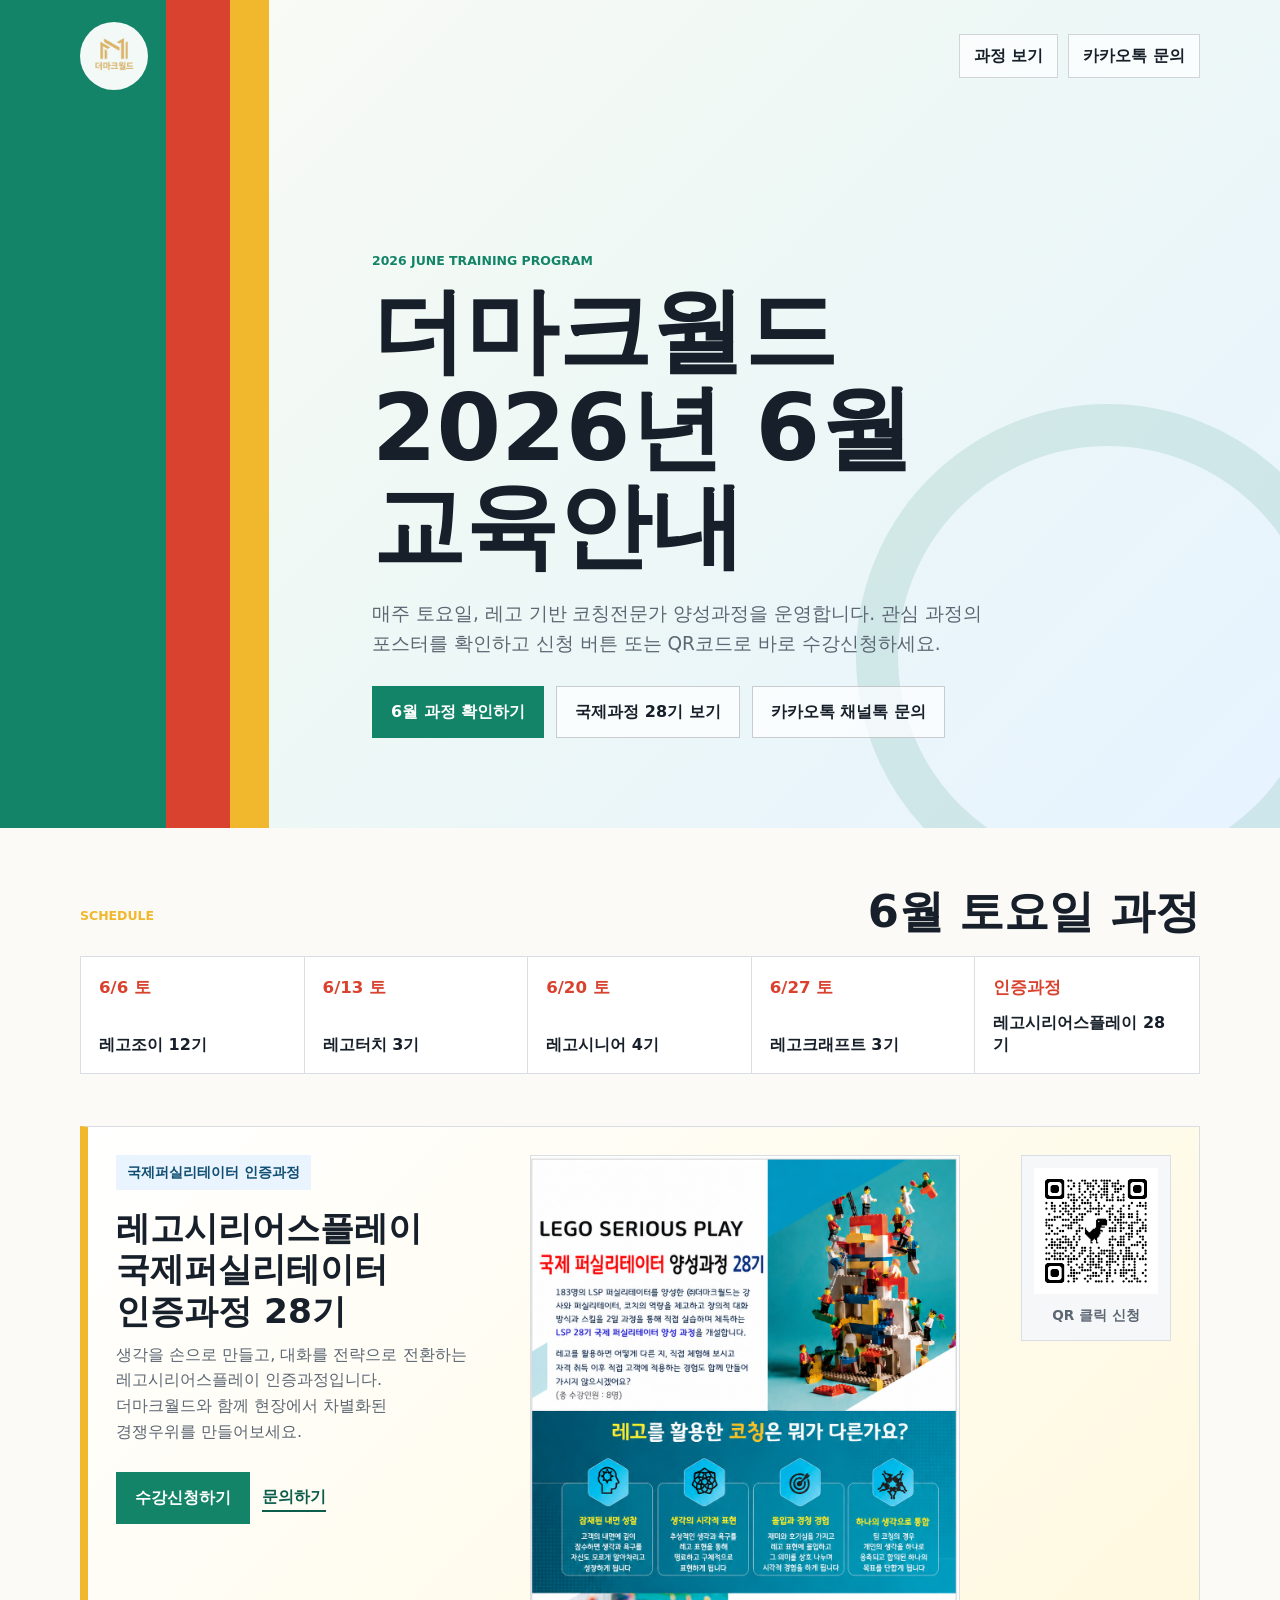
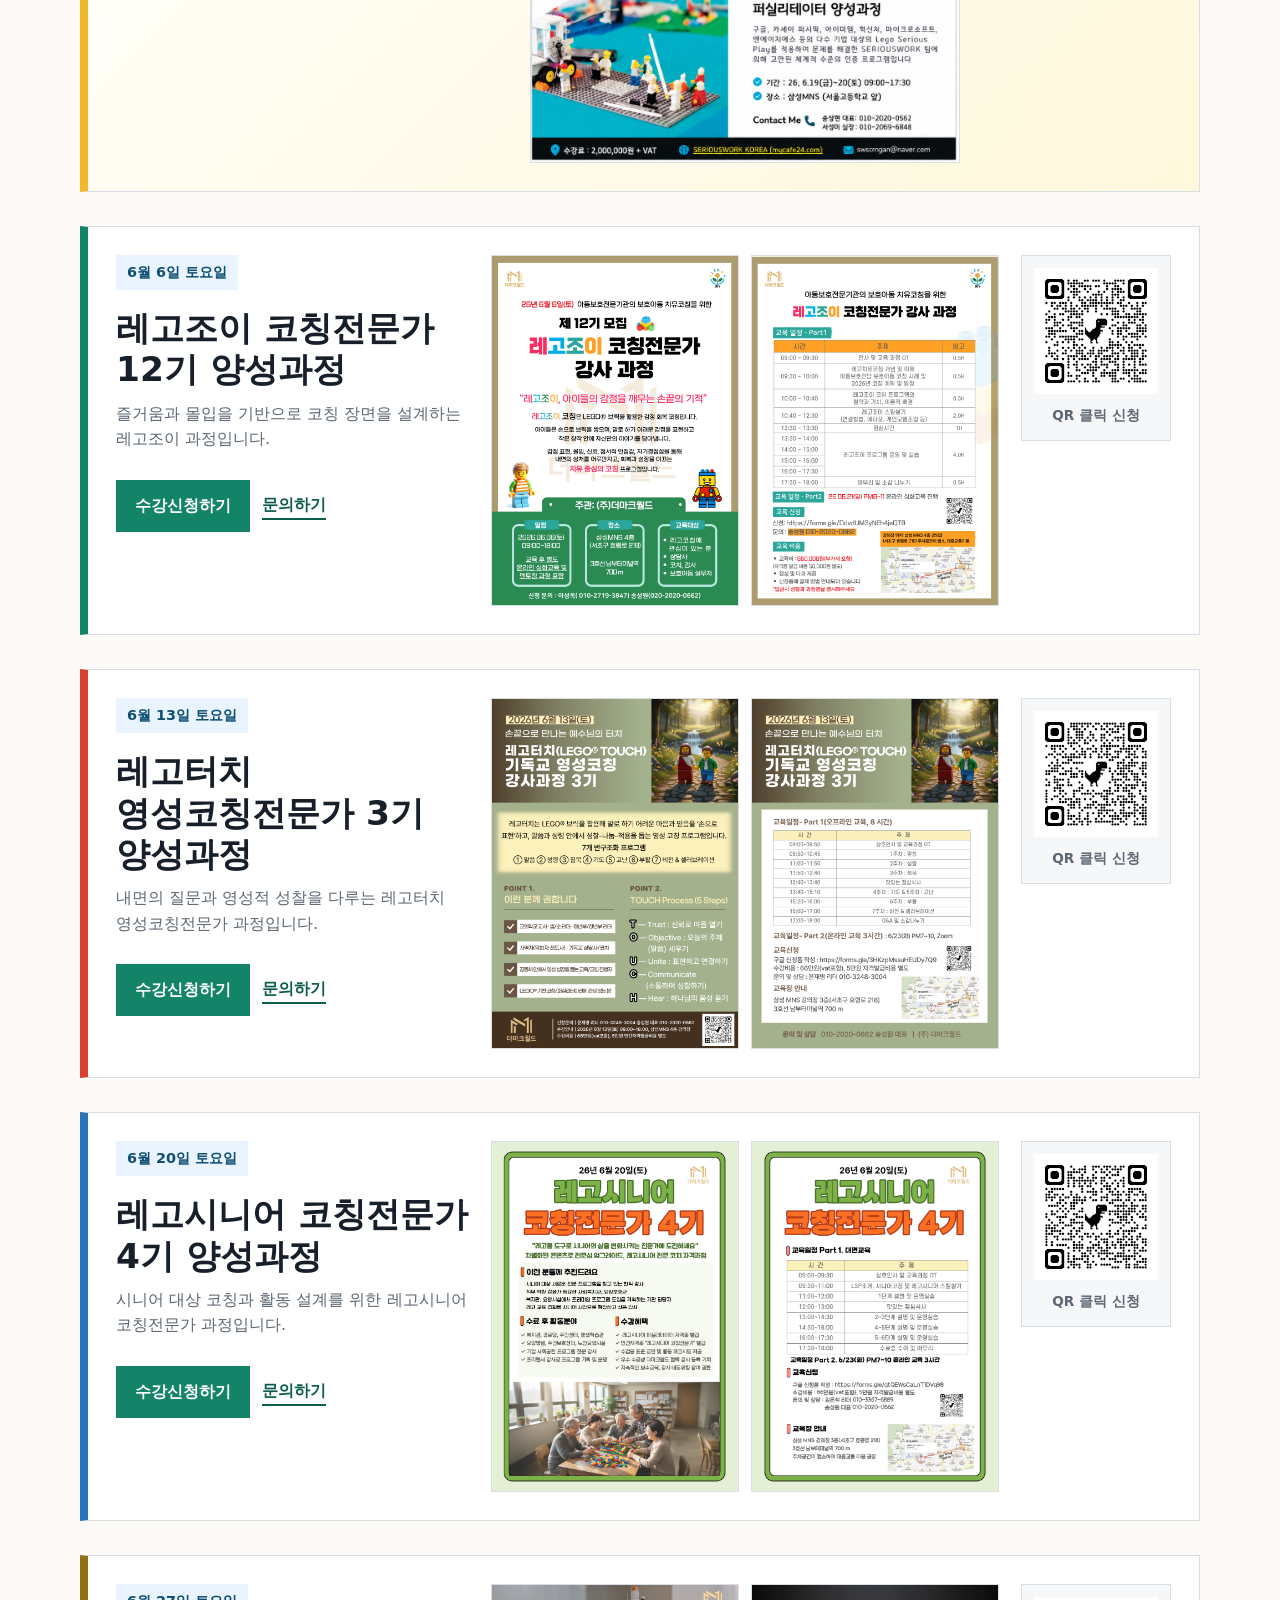
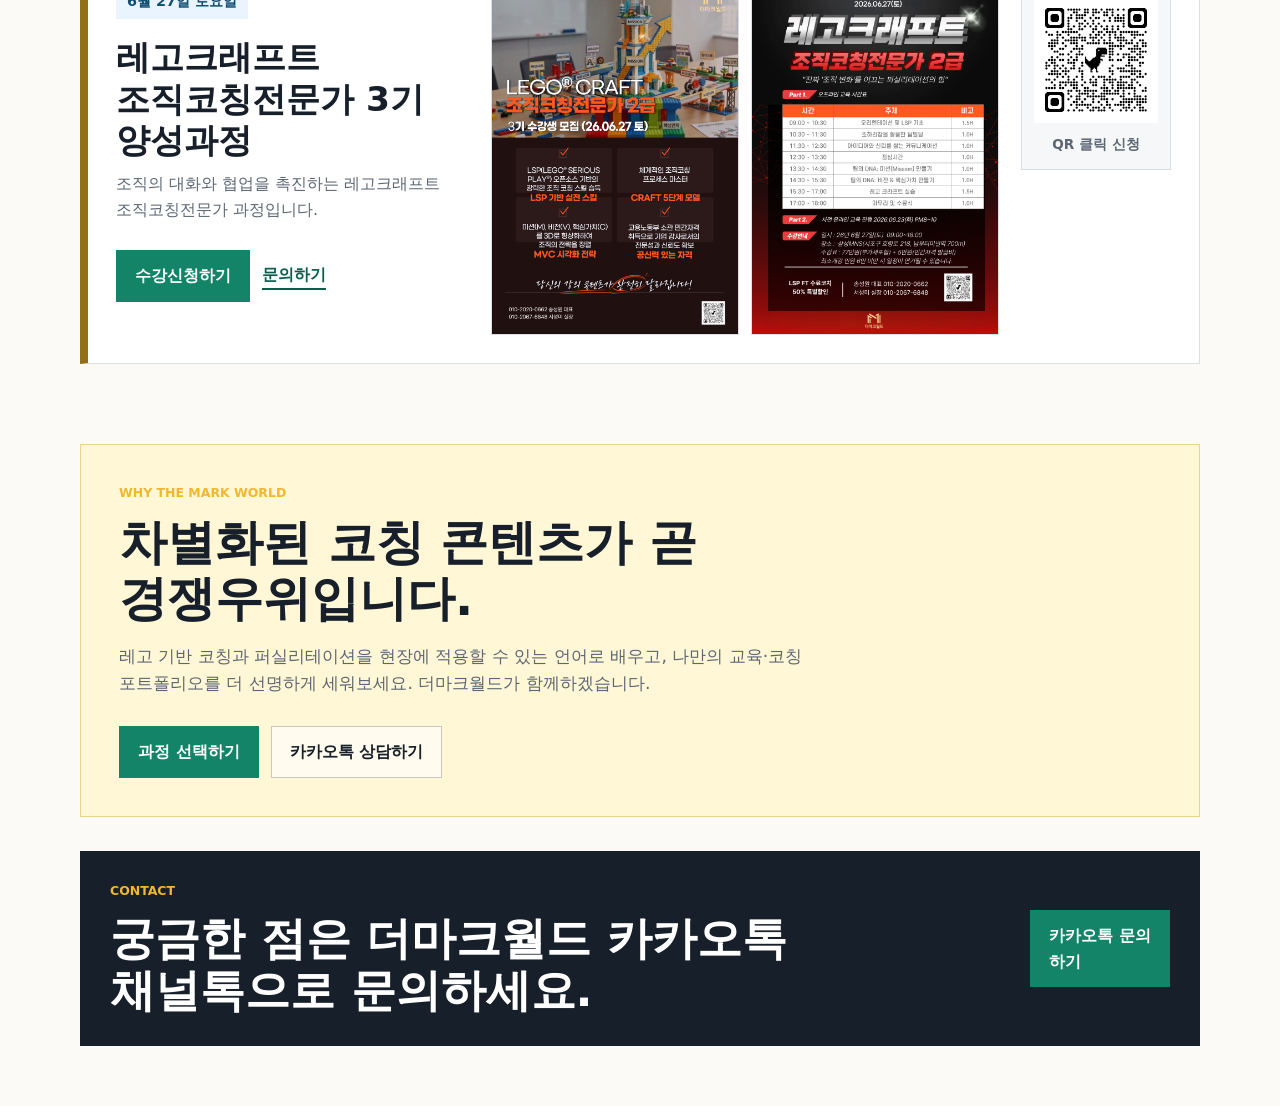
<file: index.html>
<!doctype html>
<html lang="ko">
  <head>
    <meta charset="utf-8" />
    <meta name="viewport" content="width=device-width, initial-scale=1" />
    <title>더마크월드 2026년 6월 교육안내</title>
    <meta
      name="description"
      content="더마크월드 2026년 6월 레고조이, 레고터치, 레고시니어, 레고크래프트 코칭전문가 양성과정 안내"
    />
    <meta property="og:type" content="website" />
    <meta property="og:title" content="더마크월드 6월 프로그램 안내" />
    <meta
      property="og:description"
      content="6월 매주 토요일 운영되는 더마크월드 코칭전문가 양성과정을 확인하고 신청하세요."
    />
    <meta property="og:image" content="assets/og-image.png" />
    <meta property="og:locale" content="ko_KR" />
    <link rel="stylesheet" href="styles.css" />
  </head>
  <body>
    <header class="hero" id="top">
      <nav class="nav" aria-label="주요 메뉴">
        <a class="brand" href="#top" aria-label="더마크월드 6월 교육안내 홈">
          <img src="assets/logo.png" alt="더마크월드" />
        </a>
        <div class="nav-links">
          <a href="#programs">과정 보기</a>
          <a href="http://pf.kakao.com/_CRxiAX/chat">카카오톡 문의</a>
        </div>
      </nav>

      <div class="hero-inner">
        <p class="eyebrow">2026 June Training Program</p>
        <h1>더마크월드 2026년 6월 교육안내</h1>
        <p class="lead">
          매주 토요일, 레고 기반 코칭전문가 양성과정을 운영합니다. 관심 과정의 포스터를 확인하고
          신청 버튼 또는 QR코드로 바로 수강신청하세요.
        </p>
        <div class="hero-actions">
          <a class="button primary" href="#programs">6월 과정 확인하기</a>
          <a class="button secondary" href="#lsp">국제과정 28기 보기</a>
          <a class="button secondary" href="http://pf.kakao.com/_CRxiAX/chat">카카오톡 채널톡 문의</a>
        </div>
      </div>
    </header>

    <main>
      <section class="schedule" aria-label="6월 과정 일정">
        <div class="section-heading">
          <p class="eyebrow">Schedule</p>
          <h2>6월 토요일 과정</h2>
        </div>
        <div class="timeline">
          <a href="#joy"><strong>6/6 토</strong><span>레고조이 12기</span></a>
          <a href="#touch"><strong>6/13 토</strong><span>레고터치 3기</span></a>
          <a href="#senior"><strong>6/20 토</strong><span>레고시니어 4기</span></a>
          <a href="#craft"><strong>6/27 토</strong><span>레고크래프트 3기</span></a>
          <a href="#lsp"><strong>인증과정</strong><span>레고시리어스플레이 28기</span></a>
        </div>
      </section>

      <section class="programs" id="programs" aria-label="교육 과정별 안내">
        <article class="program featured" id="lsp">
          <div class="program-copy">
            <span class="date">국제퍼실리테이터 인증과정</span>
            <h2>레고시리어스플레이 국제퍼실리테이터 인증과정 28기</h2>
            <p>
              생각을 손으로 만들고, 대화를 전략으로 전환하는 레고시리어스플레이 인증과정입니다.
              더마크월드와 함께 현장에서 차별화된 경쟁우위를 만들어보세요.
            </p>
            <div class="program-actions">
              <a class="button primary" href="https://forms.gle/nCeyWuDUiZTXMzmS7">수강신청하기</a>
              <a class="text-link" href="http://pf.kakao.com/_CRxiAX/chat">문의하기</a>
            </div>
          </div>
          <div class="poster-grid single">
            <img src="assets/lsp-28.png" alt="레고시리어스플레이 국제퍼실리테이터 인증과정 28기 포스터" />
          </div>
          <aside class="qr-box" aria-label="레고시리어스플레이 국제퍼실리테이터 인증과정 수강신청 QR">
            <a
              href="https://forms.gle/nCeyWuDUiZTXMzmS7"
              aria-label="레고시리어스플레이 국제퍼실리테이터 인증과정 28기 수강신청폼 열기"
            >
              <img src="assets/lsp-qr.png" alt="레고시리어스플레이 국제퍼실리테이터 28기 수강신청 QR코드" />
            </a>
            <span>QR 클릭 신청</span>
          </aside>
        </article>

        <article class="program" id="joy">
          <div class="program-copy">
            <span class="date">6월 6일 토요일</span>
            <h2>레고조이 코칭전문가 12기 양성과정</h2>
            <p>즐거움과 몰입을 기반으로 코칭 장면을 설계하는 레고조이 과정입니다.</p>
            <div class="program-actions">
              <a class="button primary" href="https://forms.gle/11CqqD2ytcS7gm3r8">수강신청하기</a>
              <a class="text-link" href="http://pf.kakao.com/_CRxiAX/chat">문의하기</a>
            </div>
          </div>
          <div class="poster-grid">
            <img src="assets/joy-1.png" alt="레고조이 코칭전문가 12기 양성과정 포스터 1" />
            <img src="assets/joy-2.png" alt="레고조이 코칭전문가 12기 양성과정 포스터 2" />
          </div>
          <aside class="qr-box" aria-label="레고조이 수강신청 QR">
            <a href="https://forms.gle/11CqqD2ytcS7gm3r8" aria-label="레고조이 12기 수강신청폼 열기">
              <img src="assets/joy-qr.png" alt="레고조이 12기 수강신청 QR코드" />
            </a>
            <span>QR 클릭 신청</span>
          </aside>
        </article>

        <article class="program" id="touch">
          <div class="program-copy">
            <span class="date">6월 13일 토요일</span>
            <h2>레고터치 영성코칭전문가 3기 양성과정</h2>
            <p>내면의 질문과 영성적 성찰을 다루는 레고터치 영성코칭전문가 과정입니다.</p>
            <div class="program-actions">
              <a class="button primary" href="https://forms.gle/xahShRA84pF4nFZU7">수강신청하기</a>
              <a class="text-link" href="http://pf.kakao.com/_CRxiAX/chat">문의하기</a>
            </div>
          </div>
          <div class="poster-grid">
            <img src="assets/touch-1.png" alt="레고터치 영성코칭전문가 3기 양성과정 포스터 1" />
            <img src="assets/touch-2.png" alt="레고터치 영성코칭전문가 3기 양성과정 포스터 2" />
          </div>
          <aside class="qr-box" aria-label="레고터치 수강신청 QR">
            <a href="https://forms.gle/xahShRA84pF4nFZU7" aria-label="레고터치 3기 수강신청폼 열기">
              <img src="assets/touch-qr.png" alt="레고터치 3기 수강신청 QR코드" />
            </a>
            <span>QR 클릭 신청</span>
          </aside>
        </article>

        <article class="program" id="senior">
          <div class="program-copy">
            <span class="date">6월 20일 토요일</span>
            <h2>레고시니어 코칭전문가 4기 양성과정</h2>
            <p>시니어 대상 코칭과 활동 설계를 위한 레고시니어 코칭전문가 과정입니다.</p>
            <div class="program-actions">
              <a class="button primary" href="https://forms.gle/56881qjJz5he4YQa6">수강신청하기</a>
              <a class="text-link" href="http://pf.kakao.com/_CRxiAX/chat">문의하기</a>
            </div>
          </div>
          <div class="poster-grid">
            <img src="assets/senior-1.png" alt="레고시니어 코칭전문가 4기 양성과정 포스터 1" />
            <img src="assets/senior-2.png" alt="레고시니어 코칭전문가 4기 양성과정 포스터 2" />
          </div>
          <aside class="qr-box" aria-label="레고시니어 수강신청 QR">
            <a href="https://forms.gle/56881qjJz5he4YQa6" aria-label="레고시니어 4기 수강신청폼 열기">
              <img src="assets/senior-qr.png" alt="레고시니어 4기 수강신청 QR코드" />
            </a>
            <span>QR 클릭 신청</span>
          </aside>
        </article>

        <article class="program" id="craft">
          <div class="program-copy">
            <span class="date">6월 27일 토요일</span>
            <h2>레고크래프트 조직코칭전문가 3기 양성과정</h2>
            <p>조직의 대화와 협업을 촉진하는 레고크래프트 조직코칭전문가 과정입니다.</p>
            <div class="program-actions">
              <a class="button primary" href="https://forms.gle/v33yHADwRJrB75k27">수강신청하기</a>
              <a class="text-link" href="http://pf.kakao.com/_CRxiAX/chat">문의하기</a>
            </div>
          </div>
          <div class="poster-grid">
            <img src="assets/craft-1.png" alt="레고크래프트 조직코칭전문가 3기 양성과정 포스터 1" />
            <img src="assets/craft-2.png" alt="레고크래프트 조직코칭전문가 3기 양성과정 포스터 2" />
          </div>
          <aside class="qr-box" aria-label="레고크래프트 수강신청 QR">
            <a href="https://forms.gle/v33yHADwRJrB75k27" aria-label="레고크래프트 3기 수강신청폼 열기">
              <img src="assets/craft-qr.png" alt="레고크래프트 3기 수강신청 QR코드" />
            </a>
            <span>QR 클릭 신청</span>
          </aside>
        </article>

      </section>

      <section class="cta-band" aria-label="더마크월드와 함께하는 경쟁우위">
        <p class="eyebrow">Why The Mark World</p>
        <h2>차별화된 코칭 콘텐츠가 곧 경쟁우위입니다.</h2>
        <p>
          레고 기반 코칭과 퍼실리테이션을 현장에 적용할 수 있는 언어로 배우고, 나만의 교육·코칭
          포트폴리오를 더 선명하게 세워보세요. 더마크월드가 함께하겠습니다.
        </p>
        <div class="hero-actions">
          <a class="button primary" href="#programs">과정 선택하기</a>
          <a class="button secondary dark" href="http://pf.kakao.com/_CRxiAX/chat">카카오톡 상담하기</a>
        </div>
      </section>

      <section class="contact" aria-label="문의하기">
        <div>
          <p class="eyebrow">Contact</p>
          <h2>궁금한 점은 더마크월드 카카오톡 채널톡으로 문의하세요.</h2>
        </div>
        <a class="button primary" href="http://pf.kakao.com/_CRxiAX/chat">카카오톡 문의하기</a>
      </section>
    </main>
  </body>
</html>
</file>
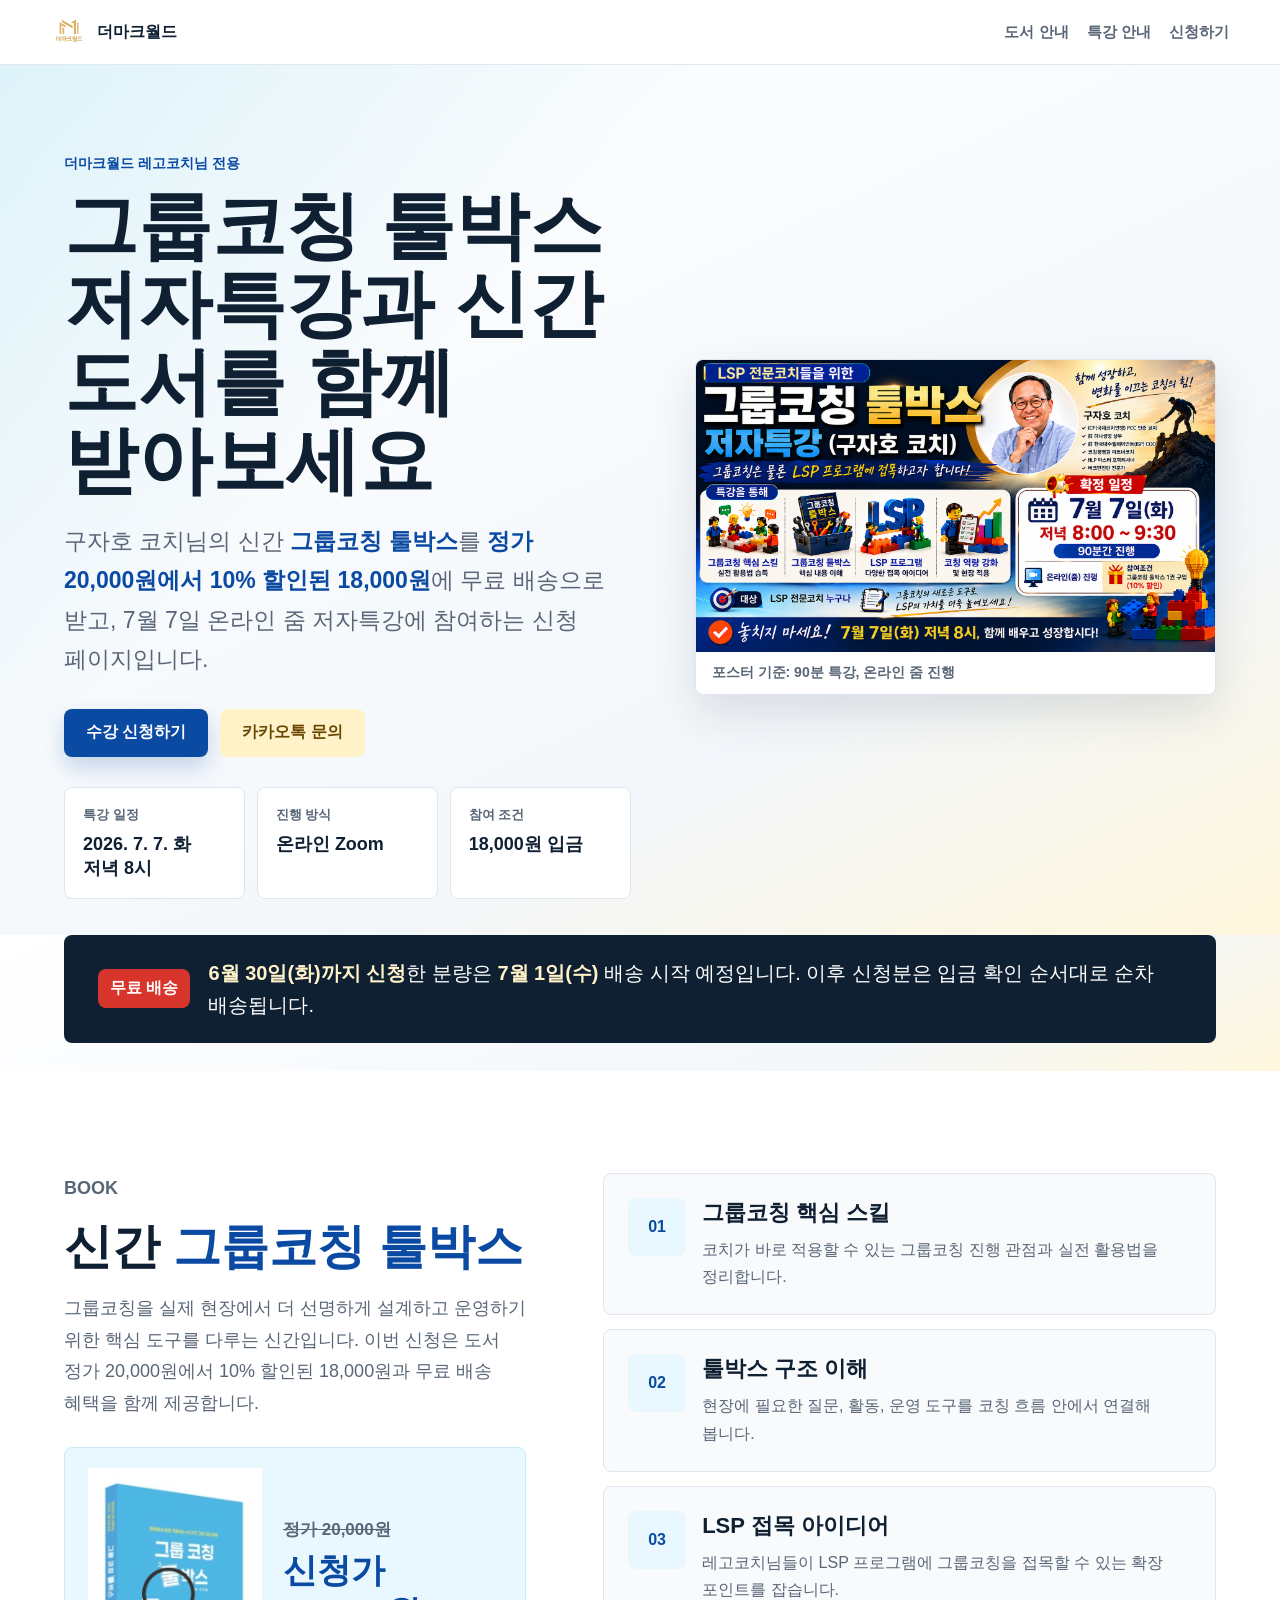
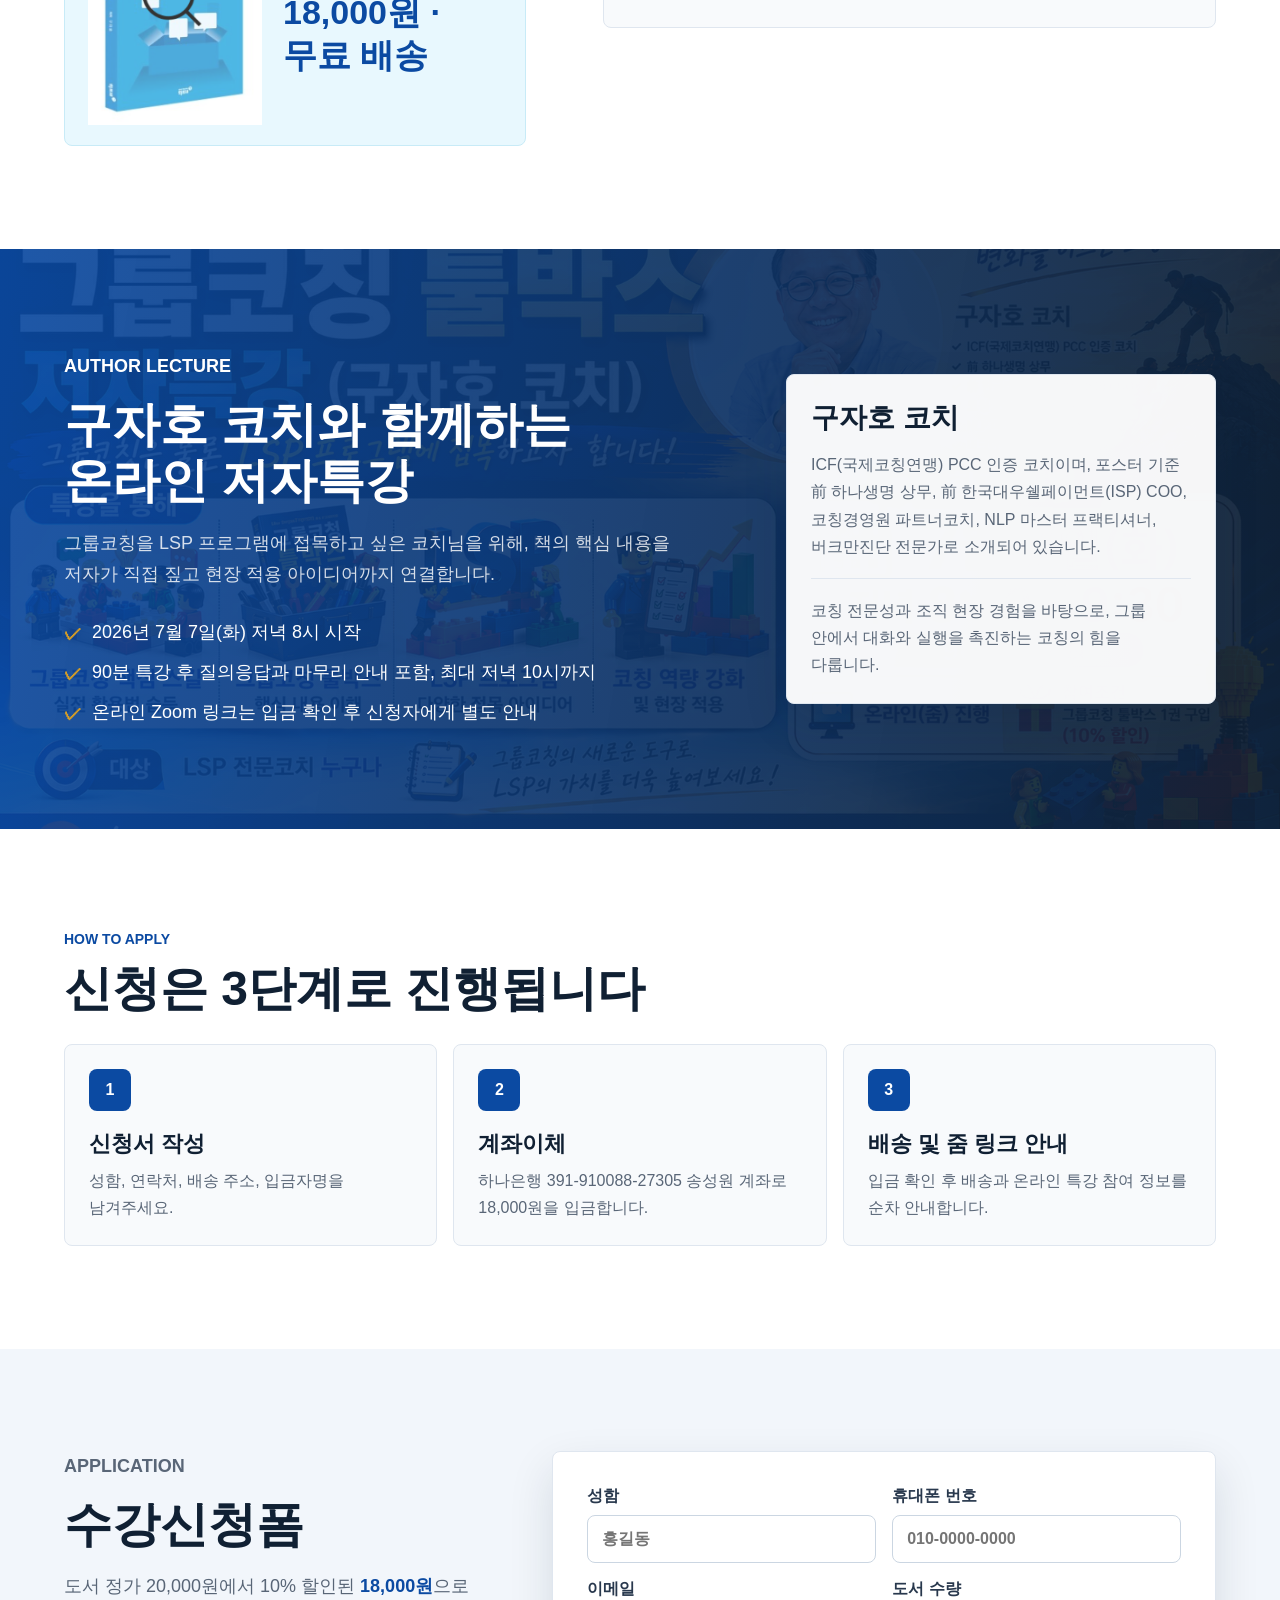
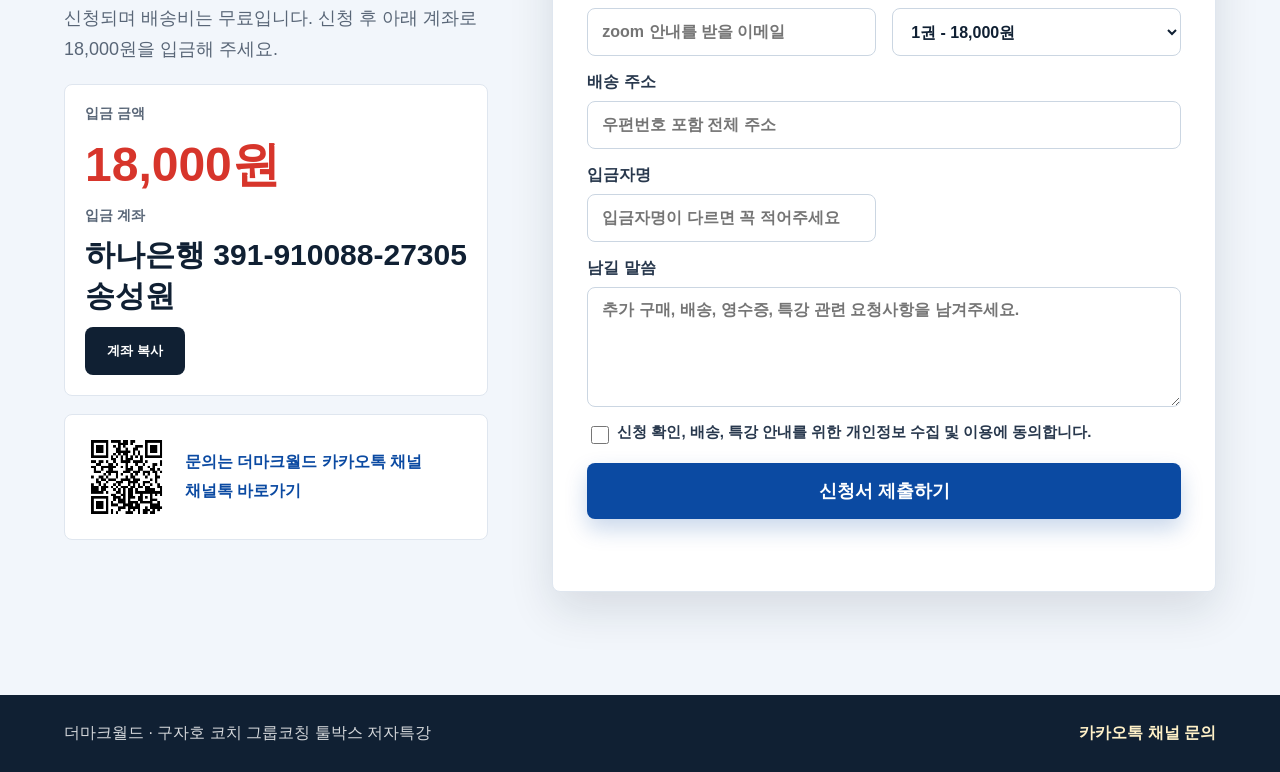
<file: 2026-07-group-coaching-toolbox-lecture/index.html>
<!doctype html>
<html lang="ko">
  <head>
    <meta charset="utf-8" />
    <meta name="viewport" content="width=device-width, initial-scale=1" />
    <title>구자호 코치 그룹코칭 툴박스 저자특강 | 더마크월드</title>
    <meta
      name="description"
      content="더마크월드 레고코치님을 위한 구자호 코치 신간 그룹코칭 툴박스 저자특강 신청 페이지입니다. 정가 20,000원 도서를 18,000원에 무료 배송하고 온라인 줌 특강까지 함께 안내합니다."
    />
    <meta property="og:title" content="구자호 코치 그룹코칭 툴박스 저자특강" />
    <meta
      property="og:description"
      content="정가 20,000원 → 18,000원 무료 배송 + 7/7 온라인 줌 저자특강"
    />
    <meta
      property="og:url"
      content="https://midasbook.github.io/themarkworld-june-2026/2026-07-group-coaching-toolbox-lecture/"
    />
    <meta
      property="og:image"
      content="https://midasbook.github.io/themarkworld-june-2026/2026-07-group-coaching-toolbox-lecture/assets/thumbnail.png"
    />
    <meta property="og:image:width" content="1200" />
    <meta property="og:image:height" content="630" />
    <meta property="og:type" content="website" />
    <link rel="stylesheet" href="./styles.css" />
  </head>
  <body>
    <header class="site-header" aria-label="상단 메뉴">
      <a class="brand" href="#top" aria-label="더마크월드 홈">
        <img src="./assets/themarkworld-logo.png" alt="" />
        <span>더마크월드</span>
      </a>
      <nav>
        <a href="#book">도서 안내</a>
        <a href="#lecture">특강 안내</a>
        <a href="#apply">신청하기</a>
      </nav>
    </header>

    <main id="top">
      <section class="hero">
        <div class="hero-copy">
          <p class="eyebrow">더마크월드 레고코치님 전용</p>
          <h1>그룹코칭 툴박스 저자특강과 신간 도서를 함께 받아보세요</h1>
          <p class="lead">
            구자호 코치님의 신간 <strong>그룹코칭 툴박스</strong>를
            <strong>정가 20,000원에서 10% 할인된 18,000원</strong>에 무료 배송으로 받고,
            7월 7일 온라인 줌 저자특강에 참여하는 신청 페이지입니다.
          </p>
          <div class="hero-actions">
            <a class="button primary" href="#apply">수강 신청하기</a>
            <a class="button secondary" href="https://pf.kakao.com/_CRxiAX/chat" target="_blank" rel="noreferrer">
              카카오톡 문의
            </a>
          </div>
          <dl class="quick-facts" aria-label="핵심 정보">
            <div>
              <dt>특강 일정</dt>
              <dd>2026. 7. 7. 화 저녁 8시</dd>
            </div>
            <div>
              <dt>진행 방식</dt>
              <dd>온라인 Zoom</dd>
            </div>
            <div>
              <dt>참여 조건</dt>
              <dd>18,000원 입금</dd>
            </div>
          </dl>
        </div>
        <figure class="poster-card">
          <img src="./assets/poster.png" alt="구자호 코치 그룹코칭 툴박스 저자특강 포스터" />
          <figcaption>포스터 기준: 90분 특강, 온라인 줌 진행</figcaption>
        </figure>
      </section>

      <section class="notice-band" aria-label="배송 및 신청 안내">
        <div>
          <span class="badge">무료 배송</span>
          <p>
            <strong>6월 30일(화)까지 신청</strong>한 분량은 <strong>7월 1일(수)</strong> 배송 시작 예정입니다.
            이후 신청분은 입금 확인 순서대로 순차 배송됩니다.
          </p>
        </div>
      </section>

      <section class="section grid-two" id="book">
        <div class="book-intro">
          <p class="section-label">Book</p>
          <h2>신간 <span>그룹코칭 툴박스</span></h2>
          <p>
            그룹코칭을 실제 현장에서 더 선명하게 설계하고 운영하기 위한 핵심 도구를 다루는 신간입니다.
            이번 신청은 도서 정가 20,000원에서 10% 할인된 18,000원과 무료 배송 혜택을 함께 제공합니다.
          </p>
          <figure class="book-cover-card">
            <img src="./assets/book-cover.png" alt="구자호 코치 신간 그룹코칭 툴박스 도서 표지" />
            <figcaption>
              <span>정가 20,000원</span>
              <strong>신청가 18,000원 · 무료 배송</strong>
            </figcaption>
          </figure>
        </div>
        <div class="feature-list" aria-label="도서 주요 내용">
          <article>
            <span class="icon">01</span>
            <h3>그룹코칭 핵심 스킬</h3>
            <p>코치가 바로 적용할 수 있는 그룹코칭 진행 관점과 실전 활용법을 정리합니다.</p>
          </article>
          <article>
            <span class="icon">02</span>
            <h3>툴박스 구조 이해</h3>
            <p>현장에 필요한 질문, 활동, 운영 도구를 코칭 흐름 안에서 연결해 봅니다.</p>
          </article>
          <article>
            <span class="icon">03</span>
            <h3>LSP 접목 아이디어</h3>
            <p>레고코치님들이 LSP 프로그램에 그룹코칭을 접목할 수 있는 확장 포인트를 잡습니다.</p>
          </article>
        </div>
      </section>

      <section class="section speaker" id="lecture">
        <div class="speaker-copy">
          <p class="section-label">Author Lecture</p>
          <h2>구자호 코치와 함께하는 온라인 저자특강</h2>
          <p>
            그룹코칭을 LSP 프로그램에 접목하고 싶은 코치님을 위해, 책의 핵심 내용을 저자가 직접 짚고
            현장 적용 아이디어까지 연결합니다.
          </p>
          <ul class="check-list">
            <li>2026년 7월 7일(화) 저녁 8시 시작</li>
            <li>90분 특강 후 질의응답과 마무리 안내 포함, 최대 저녁 10시까지</li>
            <li>온라인 Zoom 링크는 입금 확인 후 신청자에게 별도 안내</li>
          </ul>
        </div>
        <aside class="profile-card" aria-label="강사 소개">
          <h3>구자호 코치</h3>
          <p>
            ICF(국제코칭연맹) PCC 인증 코치이며, 포스터 기준 前 하나생명 상무,
            前 한국대우쉘페이먼트(ISP) COO, 코칭경영원 파트너코치, NLP 마스터 프랙티셔너,
            버크만진단 전문가로 소개되어 있습니다.
          </p>
          <p class="profile-note">
            코칭 전문성과 조직 현장 경험을 바탕으로, 그룹 안에서 대화와 실행을 촉진하는 코칭의 힘을
            다룹니다.
          </p>
        </aside>
      </section>

      <section class="section process" aria-label="신청 절차">
        <p class="section-label">How To Apply</p>
        <h2>신청은 3단계로 진행됩니다</h2>
        <div class="steps">
          <article>
            <strong>1</strong>
            <h3>신청서 작성</h3>
            <p>성함, 연락처, 배송 주소, 입금자명을 남겨주세요.</p>
          </article>
          <article>
            <strong>2</strong>
            <h3>계좌이체</h3>
            <p>하나은행 391-910088-27305 송성원 계좌로 18,000원을 입금합니다.</p>
          </article>
          <article>
            <strong>3</strong>
            <h3>배송 및 줌 링크 안내</h3>
            <p>입금 확인 후 배송과 온라인 특강 참여 정보를 순차 안내합니다.</p>
          </article>
        </div>
      </section>

      <section class="section apply-section" id="apply">
        <div class="apply-copy">
          <p class="section-label">Application</p>
          <h2>수강신청폼</h2>
          <p>
            도서 정가 20,000원에서 10% 할인된 <strong>18,000원</strong>으로 신청되며 배송비는 무료입니다.
            신청 후 아래 계좌로 18,000원을 입금해 주세요.
          </p>
          <div class="account-box">
            <span>입금 금액</span>
            <strong class="amount">18,000원</strong>
            <span>입금 계좌</span>
            <strong id="accountText">하나은행 391-910088-27305 송성원</strong>
            <button type="button" id="copyAccount">계좌 복사</button>
          </div>
          <div class="qr-box">
            <img src="./assets/kakao-qr.png" alt="더마크월드 카카오톡 채널 채팅 QR코드" />
            <div>
              <strong>문의는 더마크월드 카카오톡 채널</strong>
              <a href="https://pf.kakao.com/_CRxiAX/chat" target="_blank" rel="noreferrer">
                채널톡 바로가기
              </a>
            </div>
          </div>
        </div>

        <form
          class="application-form"
          name="tmw-group-coaching-toolbox-2026"
          method="post"
        >
          <label>
            성함
            <input name="name" autocomplete="name" required placeholder="홍길동" />
          </label>
          <label>
            휴대폰 번호
            <input name="phone" autocomplete="tel" required placeholder="010-0000-0000" />
          </label>
          <label>
            이메일
            <input name="email" type="email" autocomplete="email" placeholder="zoom 안내를 받을 이메일" />
          </label>
          <label>
            도서 수량
            <select name="bookQuantity" required>
              <option value="1">1권 - 18,000원</option>
            </select>
          </label>
          <label class="full">
            배송 주소
            <input name="address" autocomplete="street-address" required placeholder="우편번호 포함 전체 주소" />
          </label>
          <label>
            입금자명
            <input name="depositor" required placeholder="입금자명이 다르면 꼭 적어주세요" />
          </label>
          <label class="full">
            남길 말씀
            <textarea name="message" rows="4" placeholder="추가 구매, 배송, 영수증, 특강 관련 요청사항을 남겨주세요."></textarea>
          </label>
          <label class="consent full">
            <input type="checkbox" name="privacyConsent" required />
            <span>신청 확인, 배송, 특강 안내를 위한 개인정보 수집 및 이용에 동의합니다.</span>
          </label>
          <button class="submit-button" type="submit">신청서 제출하기</button>
          <p class="form-status" id="formStatus" role="status" aria-live="polite"></p>
        </form>
      </section>
    </main>

    <footer>
      <p>더마크월드 · 구자호 코치 그룹코칭 툴박스 저자특강</p>
      <a href="https://pf.kakao.com/_CRxiAX/chat" target="_blank" rel="noreferrer">카카오톡 채널 문의</a>
    </footer>

    <div class="mobile-cta" aria-label="모바일 빠른 신청">
      <a class="button primary" href="#apply">수강 신청하기</a>
    </div>

    <script src="./config.js"></script>
    <script src="./app.js"></script>
  </body>
</html>
</file>
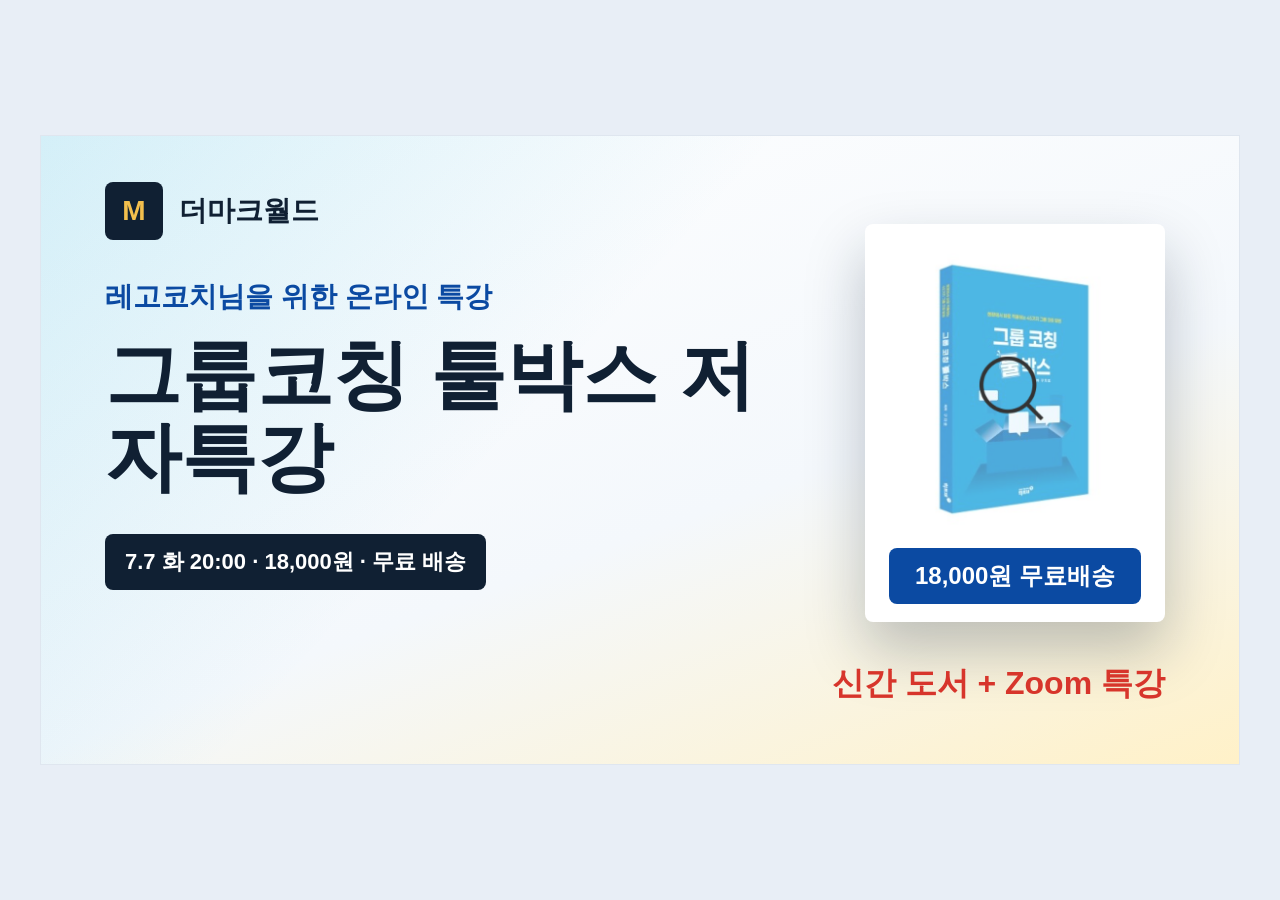
<file: 2026-07-group-coaching-toolbox-lecture/thumbnail.html>
<!doctype html>
<html lang="ko">
  <head>
    <meta charset="utf-8" />
    <meta name="viewport" content="width=device-width, initial-scale=1" />
    <title>랜딩페이지 썸네일</title>
    <style>
      :root {
        font-family:
          Pretendard,
          -apple-system,
          BlinkMacSystemFont,
          "Segoe UI",
          sans-serif;
        color: #102033;
      }

      * {
        box-sizing: border-box;
      }

      body {
        margin: 0;
        min-height: 100vh;
        display: grid;
        place-items: center;
        background: #e8eef6;
      }

      .thumbnail {
        position: relative;
        width: min(1200px, 100vw);
        aspect-ratio: 1200 / 630;
        overflow: hidden;
        background:
          linear-gradient(132deg, rgba(16, 168, 216, 0.18), transparent 42%),
          linear-gradient(160deg, #ffffff 0%, #f4f8fc 58%, #fff1c8 100%);
        border: 1px solid #dfe6ef;
      }

      .mark {
        position: absolute;
        top: 46px;
        left: 64px;
        display: flex;
        align-items: center;
        gap: 16px;
        font-size: 28px;
        font-weight: 900;
      }

      .logo-box {
        display: grid;
        place-items: center;
        width: 58px;
        height: 58px;
        background: #102033;
        color: #f3bf4d;
        border-radius: 8px;
        font-weight: 900;
      }

      .content {
        position: absolute;
        top: 142px;
        left: 64px;
        width: 690px;
      }

      .eyebrow {
        margin: 0 0 18px;
        color: #0b4aa2;
        font-size: 28px;
        font-weight: 900;
      }

      h1 {
        margin: 0;
        font-size: 76px;
        line-height: 1.08;
        letter-spacing: 0;
      }

      .meta {
        display: inline-flex;
        margin-top: 36px;
        padding: 13px 20px;
        background: #102033;
        border-radius: 8px;
      }

      .meta span {
        color: #ffffff;
        font-size: 22px;
        font-weight: 900;
      }

      .book {
        position: absolute;
        right: 74px;
        top: 88px;
        width: 300px;
        height: 398px;
        padding: 24px;
        background: #ffffff;
        border-radius: 8px;
        box-shadow: 0 28px 58px rgba(16, 32, 51, 0.26);
      }

      .book img {
        display: block;
        width: 100%;
        height: 280px;
        object-fit: contain;
      }

      .book span {
        display: grid;
        place-items: center;
        margin-top: 20px;
        padding: 12px;
        background: #0b4aa2;
        color: #ffffff;
        border-radius: 8px;
        font-size: 24px;
        font-weight: 900;
      }

      .bottom {
        position: absolute;
        right: 74px;
        bottom: 58px;
        color: #d7352b;
        font-size: 32px;
        font-weight: 900;
      }
    </style>
  </head>
  <body>
    <main class="thumbnail" aria-label="구자호 코치 그룹코칭 툴박스 저자특강 썸네일">
      <div class="mark">
        <div class="logo-box">M</div>
        <span>더마크월드</span>
      </div>
      <section class="content">
        <p class="eyebrow">레고코치님을 위한 온라인 특강</p>
        <h1>그룹코칭 툴박스 저자특강</h1>
        <div class="meta">
          <span>7.7 화 20:00 · 18,000원 · 무료 배송</span>
        </div>
      </section>
      <aside class="book">
        <img src="./assets/book-cover.png" alt="그룹코칭 툴박스 도서 표지" />
        <span>18,000원 무료배송</span>
      </aside>
      <div class="bottom">신간 도서 + Zoom 특강</div>
    </main>
  </body>
</html>
</file>
<file: styles.css>
:root {
  color-scheme: light;
  --ink: #17202a;
  --muted: #5c6773;
  --line: #d9dee5;
  --paper: #fbfaf7;
  --white: #ffffff;
  --green: #138467;
  --green-dark: #0c5d4c;
  --brick: #d9422e;
  --gold: #f1b82d;
  --sky: #e9f4ff;
}

* {
  box-sizing: border-box;
}

html {
  scroll-behavior: smooth;
}

body {
  margin: 0;
  background: var(--paper);
  color: var(--ink);
  font-family: "Malgun Gothic", "Apple SD Gothic Neo", "Noto Sans KR", system-ui, sans-serif;
  line-height: 1.6;
}

a {
  color: inherit;
  text-decoration: none;
}

img {
  display: block;
  max-width: 100%;
}

.hero {
  position: relative;
  overflow: hidden;
  min-height: 92vh;
  display: flex;
  flex-direction: column;
  background:
    linear-gradient(90deg, var(--green) 0 13%, var(--brick) 13% 18%, var(--gold) 18% 21%, transparent 21%),
    linear-gradient(135deg, #fdfbf5 0%, #eef8f5 46%, #e7f3ff 100%);
  color: var(--ink);
}

.hero::after {
  content: "";
  position: absolute;
  right: max(-80px, -7vw);
  bottom: max(-80px, -7vw);
  width: min(42vw, 420px);
  aspect-ratio: 1;
  border: 42px solid rgba(19, 132, 103, 0.12);
  border-radius: 50%;
  pointer-events: none;
}

.hero > * {
  position: relative;
  z-index: 1;
}

.hero .eyebrow {
  color: var(--green);
}

.hero .lead {
  color: var(--muted);
}

.hero .button.secondary {
  border-color: rgba(23, 32, 42, 0.22);
  color: var(--ink);
  background: rgba(255, 255, 255, 0.72);
}

.hero .nav-links a {
  border-color: rgba(23, 32, 42, 0.18);
  background: rgba(255, 255, 255, 0.72);
  color: var(--ink);
}

.nav {
  width: min(1120px, calc(100% - 36px));
  margin: 0 auto;
  padding: 22px 0;
  display: flex;
  align-items: center;
  justify-content: space-between;
  gap: 20px;
}

.brand {
  width: 68px;
  height: 68px;
  border-radius: 50%;
  background: rgba(255, 255, 255, 0.95);
  padding: 8px;
  flex: 0 0 auto;
}

.brand img {
  width: 100%;
  height: 100%;
  object-fit: contain;
}

.nav-links {
  display: flex;
  gap: 10px;
  flex-wrap: wrap;
  justify-content: flex-end;
}

.nav-links a {
  min-height: 42px;
  display: inline-flex;
  align-items: center;
  border: 1px solid rgba(255, 255, 255, 0.48);
  padding: 8px 14px;
  font-weight: 700;
  background: rgba(255, 255, 255, 0.12);
}

.hero-inner {
  width: min(1120px, calc(100% - 36px));
  margin: auto auto 10vh;
  padding-top: 64px;
  padding-left: clamp(220px, 23vw, 292px);
}

.eyebrow {
  margin: 0 0 12px;
  color: var(--gold);
  font-size: 0.78rem;
  font-weight: 900;
  letter-spacing: 0;
  text-transform: uppercase;
}

h1,
h2,
p {
  word-break: keep-all;
  overflow-wrap: anywhere;
}

h1 {
  margin: 0;
  max-width: 820px;
  font-size: clamp(2.55rem, 8vw, 5.8rem);
  line-height: 1.05;
  letter-spacing: 0;
}

.lead {
  max-width: 680px;
  margin: 24px 0 0;
  color: rgba(255, 255, 255, 0.9);
  font-size: 1.16rem;
}

.hero-actions,
.program-actions {
  display: flex;
  align-items: center;
  gap: 12px;
  flex-wrap: wrap;
  margin-top: 28px;
}

.button {
  min-height: 48px;
  display: inline-flex;
  align-items: center;
  justify-content: center;
  padding: 12px 18px;
  font-weight: 900;
  border: 1px solid transparent;
}

.button.primary {
  background: var(--green);
  color: var(--white);
}

.button.secondary {
  border-color: rgba(255, 255, 255, 0.6);
  color: var(--white);
  background: rgba(255, 255, 255, 0.13);
}

.text-link {
  font-weight: 900;
  color: var(--green-dark);
  border-bottom: 2px solid currentColor;
}

.schedule,
.programs,
.cta-band,
.contact {
  width: min(1120px, calc(100% - 36px));
  margin: 0 auto;
}

.schedule {
  padding: 58px 0 34px;
}

.section-heading {
  display: flex;
  align-items: end;
  justify-content: space-between;
  gap: 20px;
  margin-bottom: 18px;
}

.section-heading h2,
.contact h2 {
  margin: 0;
  font-size: clamp(1.7rem, 4vw, 2.8rem);
  line-height: 1.16;
}

.timeline {
  display: grid;
  grid-template-columns: repeat(5, minmax(0, 1fr));
  border: 1px solid var(--line);
  background: var(--white);
}

.timeline a {
  min-height: 116px;
  padding: 18px;
  display: flex;
  flex-direction: column;
  justify-content: space-between;
  border-right: 1px solid var(--line);
}

.timeline a:last-child {
  border-right: 0;
}

.timeline strong {
  color: var(--brick);
  font-size: 1.04rem;
}

.timeline span {
  font-weight: 900;
  line-height: 1.34;
}

.programs {
  padding: 18px 0 80px;
  display: grid;
  gap: 34px;
}

.program {
  display: grid;
  grid-template-columns: minmax(240px, 0.86fr) minmax(320px, 1.24fr) 150px;
  gap: 22px;
  align-items: start;
  padding: 28px;
  background: var(--white);
  border: 1px solid var(--line);
  border-left: 8px solid var(--green);
}

#touch {
  border-left-color: var(--brick);
}

#senior {
  border-left-color: #2b73b8;
}

#craft {
  border-left-color: #936f17;
}

#lsp {
  border-left-color: var(--gold);
}

.program.featured {
  background: linear-gradient(135deg, #ffffff 0%, #fff8dc 100%);
}

.date {
  display: inline-flex;
  min-height: 34px;
  align-items: center;
  background: var(--sky);
  color: #114f72;
  padding: 6px 11px;
  font-size: 0.9rem;
  font-weight: 900;
}

.program h2 {
  margin: 18px 0 10px;
  font-size: clamp(1.45rem, 3vw, 2.15rem);
  line-height: 1.2;
}

.program p {
  margin: 0;
  color: var(--muted);
}

.poster-grid {
  display: grid;
  grid-template-columns: repeat(2, minmax(0, 1fr));
  gap: 12px;
}

.poster-grid.single {
  grid-template-columns: minmax(0, 1fr);
  max-width: 430px;
  justify-self: center;
}

.poster-grid img {
  width: 100%;
  aspect-ratio: 0.707 / 1;
  object-fit: cover;
  border: 1px solid var(--line);
  background: #f3f5f6;
}

.qr-box {
  position: sticky;
  top: 18px;
  margin: 0;
  padding: 12px;
  background: #f6f7f8;
  border: 1px solid var(--line);
  text-align: center;
}

.qr-box img {
  width: 126px;
  height: 126px;
  margin: 0 auto 8px;
}

.qr-box span {
  color: var(--muted);
  font-size: 0.85rem;
  font-weight: 900;
}

.contact {
  margin-bottom: 60px;
  padding: 30px;
  min-height: 180px;
  display: flex;
  align-items: center;
  justify-content: space-between;
  gap: 24px;
  background: var(--ink);
  color: var(--white);
}

.cta-band {
  margin-bottom: 34px;
  padding: 38px;
  background: #fff7d6;
  border: 1px solid #ead48b;
}

.cta-band h2 {
  max-width: 760px;
  margin: 0;
  font-size: clamp(1.85rem, 4vw, 3rem);
  line-height: 1.16;
}

.cta-band p:not(.eyebrow) {
  max-width: 790px;
  margin: 16px 0 0;
  color: var(--muted);
  font-size: 1.08rem;
}

.button.secondary.dark {
  border-color: rgba(23, 32, 42, 0.24);
  color: var(--ink);
  background: rgba(255, 255, 255, 0.6);
}

.contact .eyebrow {
  color: var(--gold);
}

@media (max-width: 920px) {
  .timeline {
    grid-template-columns: repeat(2, minmax(0, 1fr));
  }

  .timeline a:nth-child(2),
  .timeline a:nth-child(4) {
    border-right: 0;
  }

  .timeline a:nth-child(-n + 4) {
    border-bottom: 1px solid var(--line);
  }

  .program {
    grid-template-columns: 1fr;
  }

  .qr-box {
    position: static;
    display: flex;
    align-items: center;
    gap: 14px;
    text-align: left;
  }

  .qr-box img {
    margin: 0;
  }
}

@media (max-width: 620px) {
  .hero {
    min-height: 88vh;
    background:
      linear-gradient(90deg, var(--green) 0 56px, var(--brick) 56px 78px, var(--gold) 78px 96px, transparent 96px),
      linear-gradient(135deg, #fdfbf5 0%, #eef8f5 46%, #e7f3ff 100%);
  }

  .nav {
    align-items: flex-start;
  }

  .nav-links {
    max-width: 176px;
  }

  .nav-links a {
    width: 100%;
    justify-content: center;
  }

  .hero-inner {
    margin-bottom: 8vh;
    padding-left: 96px;
  }

  .lead {
    font-size: 1rem;
  }

  .button,
  .hero-actions .button,
  .program-actions .button {
    width: 100%;
  }

  .timeline {
    grid-template-columns: 1fr;
  }

  .timeline a,
  .timeline a:nth-child(2) {
    border-right: 0;
    border-bottom: 1px solid var(--line);
  }

  .timeline a:last-child {
    border-bottom: 0;
  }

  .program {
    padding: 20px;
  }

  .poster-grid {
    grid-template-columns: 1fr;
  }

  .poster-grid.single {
    max-width: none;
  }

  .cta-band {
    padding: 24px;
  }

  .contact {
    align-items: stretch;
    flex-direction: column;
  }
}
</file>
<file: 2026-07-group-coaching-toolbox-lecture/styles.css>
:root {
  --ink: #102033;
  --muted: #596677;
  --line: #dfe6ef;
  --paper: #f8fafc;
  --white: #ffffff;
  --blue: #0b4aa2;
  --cyan: #10a8d8;
  --gold: #d99f24;
  --gold-soft: #fff1c8;
  --red: #d7352b;
  --shadow: 0 18px 45px rgba(16, 32, 51, 0.12);
  font-family:
    Pretendard,
    -apple-system,
    BlinkMacSystemFont,
    "Segoe UI",
    sans-serif;
}

* {
  box-sizing: border-box;
}

html {
  scroll-behavior: smooth;
}

body {
  margin: 0;
  background: var(--paper);
  color: var(--ink);
  word-break: keep-all;
}

a {
  color: inherit;
  text-decoration: none;
}

img {
  display: block;
  max-width: 100%;
}

.site-header {
  position: sticky;
  top: 0;
  z-index: 20;
  display: flex;
  align-items: center;
  justify-content: space-between;
  gap: 24px;
  padding: 14px clamp(18px, 4vw, 56px);
  background: rgba(255, 255, 255, 0.92);
  border-bottom: 1px solid rgba(223, 230, 239, 0.9);
  backdrop-filter: blur(14px);
}

.brand {
  display: flex;
  align-items: center;
  gap: 10px;
  font-weight: 800;
  letter-spacing: 0;
}

.brand img {
  width: 36px;
  height: 36px;
  object-fit: contain;
}

nav {
  display: flex;
  align-items: center;
  gap: 18px;
  color: var(--muted);
  font-size: 15px;
  font-weight: 700;
}

nav a:hover {
  color: var(--blue);
}

.hero {
  display: grid;
  grid-template-columns: minmax(0, 1fr) minmax(360px, 0.92fr);
  gap: clamp(28px, 5vw, 72px);
  align-items: center;
  padding: clamp(52px, 7vw, 92px) clamp(18px, 5vw, 72px) 36px;
  background:
    linear-gradient(135deg, rgba(16, 168, 216, 0.14), transparent 34%),
    linear-gradient(155deg, #ffffff 0%, #f3f7fb 70%, #fff7dd 100%);
}

.hero-copy {
  max-width: 780px;
}

.eyebrow,
.section-label {
  margin: 0 0 14px;
  color: var(--blue);
  font-size: 14px;
  font-weight: 900;
  letter-spacing: 0;
  text-transform: uppercase;
}

h1,
h2,
h3,
p {
  margin-top: 0;
}

h1 {
  margin-bottom: 22px;
  font-size: clamp(40px, 6vw, 74px);
  line-height: 1.06;
  letter-spacing: 0;
}

h2 {
  margin-bottom: 18px;
  font-size: clamp(30px, 4vw, 48px);
  line-height: 1.18;
  letter-spacing: 0;
}

h2 span,
strong {
  color: var(--blue);
}

.lead {
  max-width: 690px;
  color: var(--muted);
  font-size: clamp(18px, 2vw, 23px);
  line-height: 1.7;
}

.hero-actions {
  display: flex;
  flex-wrap: wrap;
  gap: 12px;
  margin: 30px 0;
}

.button,
.account-box button,
.submit-button {
  display: inline-flex;
  align-items: center;
  justify-content: center;
  min-height: 48px;
  border: 0;
  border-radius: 8px;
  padding: 0 22px;
  font-weight: 900;
  cursor: pointer;
}

.primary,
.submit-button {
  background: var(--blue);
  color: var(--white);
  box-shadow: 0 10px 22px rgba(11, 74, 162, 0.22);
}

.secondary {
  background: var(--gold-soft);
  color: #694700;
}

.quick-facts {
  display: grid;
  grid-template-columns: repeat(3, minmax(0, 1fr));
  gap: 12px;
  margin: 0;
}

.quick-facts div {
  min-height: 96px;
  padding: 18px;
  background: var(--white);
  border: 1px solid var(--line);
  border-radius: 8px;
}

.quick-facts dt {
  margin-bottom: 8px;
  color: var(--muted);
  font-size: 13px;
  font-weight: 800;
}

.quick-facts dd {
  margin: 0;
  font-size: 18px;
  font-weight: 900;
}

.poster-card {
  margin: 0;
  overflow: hidden;
  background: var(--white);
  border: 1px solid var(--line);
  border-radius: 8px;
  box-shadow: var(--shadow);
}

.poster-card img {
  width: 100%;
  aspect-ratio: 16 / 9;
  object-fit: cover;
}

.poster-card figcaption {
  padding: 12px 16px;
  color: var(--muted);
  font-size: 14px;
  font-weight: 700;
}

.notice-band {
  padding: 0 clamp(18px, 5vw, 72px) 28px;
  background: linear-gradient(155deg, #ffffff 0%, #f3f7fb 70%, #fff7dd 100%);
}

.notice-band > div {
  display: flex;
  align-items: center;
  gap: 18px;
  padding: 22px clamp(18px, 3vw, 34px);
  background: var(--ink);
  color: var(--white);
  border-radius: 8px;
}

.notice-band p {
  margin: 0;
  font-size: clamp(16px, 2vw, 20px);
  line-height: 1.6;
}

.notice-band strong {
  color: var(--gold-soft);
}

.badge {
  flex: 0 0 auto;
  padding: 9px 12px;
  background: var(--red);
  border-radius: 8px;
  font-weight: 900;
}

.section {
  padding: clamp(60px, 8vw, 104px) clamp(18px, 5vw, 72px);
}

.grid-two {
  display: grid;
  grid-template-columns: minmax(0, 0.86fr) minmax(360px, 1.14fr);
  gap: clamp(28px, 6vw, 80px);
  align-items: start;
  background: var(--white);
}

.book-intro p,
.speaker-copy p,
.apply-copy p {
  color: var(--muted);
  font-size: 18px;
  line-height: 1.75;
}

.book-cover-card {
  display: grid;
  grid-template-columns: minmax(120px, 180px) 1fr;
  gap: 18px;
  align-items: center;
  margin: 28px 0 0;
  padding: 20px;
  background: #e8f8fe;
  border: 1px solid #c8ebf7;
  border-radius: 8px;
}

.book-cover-card img {
  width: 100%;
  aspect-ratio: 0.7;
  object-fit: contain;
}

.book-cover-card figcaption {
  display: grid;
  gap: 8px;
  font-weight: 900;
}

.book-cover-card figcaption span {
  color: var(--muted);
  font-size: 17px;
  text-decoration: line-through;
}

.book-cover-card figcaption strong {
  color: var(--blue);
  font-size: clamp(24px, 3vw, 34px);
  line-height: 1.25;
}

.feature-list {
  display: grid;
  gap: 14px;
}

.feature-list article,
.steps article,
.profile-card {
  padding: 24px;
  background: var(--paper);
  border: 1px solid var(--line);
  border-radius: 8px;
}

.feature-list article {
  display: grid;
  grid-template-columns: 58px 1fr;
  column-gap: 16px;
}

.feature-list .icon {
  grid-row: span 2;
  display: grid;
  place-items: center;
  width: 58px;
  height: 58px;
  background: #e8f8fe;
  color: var(--blue);
  border-radius: 8px;
  font-weight: 900;
}

.feature-list h3,
.steps h3 {
  margin-bottom: 8px;
  font-size: 22px;
}

.feature-list p,
.steps p,
.profile-card p {
  margin-bottom: 0;
  color: var(--muted);
  line-height: 1.7;
}

.speaker {
  display: grid;
  grid-template-columns: minmax(0, 1fr) minmax(320px, 430px);
  gap: clamp(28px, 5vw, 68px);
  align-items: center;
  background:
    linear-gradient(100deg, rgba(11, 74, 162, 0.92), rgba(16, 32, 51, 0.94)),
    url("./assets/poster.png") center / cover;
  color: var(--white);
}

.speaker .section-label,
.speaker h2,
.speaker strong {
  color: var(--white);
}

.speaker-copy p {
  color: rgba(255, 255, 255, 0.82);
}

.check-list {
  display: grid;
  gap: 12px;
  margin: 28px 0 0;
  padding: 0;
  list-style: none;
}

.check-list li {
  position: relative;
  padding-left: 28px;
  font-size: 18px;
  line-height: 1.55;
}

.check-list li::before {
  position: absolute;
  left: 0;
  top: 1px;
  color: var(--gold);
  content: "✓";
  font-weight: 900;
}

.profile-card {
  background: rgba(255, 255, 255, 0.96);
  color: var(--ink);
  box-shadow: var(--shadow);
}

.profile-card h3 {
  margin-bottom: 14px;
  font-size: 28px;
}

.profile-note {
  margin-top: 18px;
  padding-top: 18px;
  border-top: 1px solid var(--line);
}

.process {
  background: var(--white);
}

.steps {
  display: grid;
  grid-template-columns: repeat(3, minmax(0, 1fr));
  gap: 16px;
  margin-top: 26px;
}

.steps strong {
  display: grid;
  place-items: center;
  width: 42px;
  height: 42px;
  margin-bottom: 18px;
  background: var(--blue);
  color: var(--white);
  border-radius: 8px;
}

.apply-section {
  display: grid;
  grid-template-columns: minmax(320px, 0.78fr) minmax(0, 1.22fr);
  gap: clamp(28px, 5vw, 64px);
  align-items: start;
  background: #f2f6fb;
}

.account-box,
.qr-box {
  margin-top: 18px;
  padding: 20px;
  background: var(--white);
  border: 1px solid var(--line);
  border-radius: 8px;
}

.account-box {
  display: grid;
  gap: 10px;
}

.account-box span {
  color: var(--muted);
  font-size: 14px;
  font-weight: 800;
}

.account-box strong {
  font-size: clamp(22px, 3vw, 30px);
  color: var(--ink);
}

.account-box .amount {
  color: var(--red);
  font-size: clamp(32px, 5vw, 48px);
}

.account-box button {
  justify-self: start;
  background: var(--ink);
  color: var(--white);
}

.qr-box {
  display: grid;
  grid-template-columns: 84px 1fr;
  gap: 16px;
  align-items: center;
}

.qr-box img {
  width: 84px;
  height: 84px;
  image-rendering: pixelated;
}

.qr-box strong,
.qr-box a {
  display: block;
}

.qr-box a {
  margin-top: 8px;
  color: var(--blue);
  font-weight: 900;
}

.application-form {
  display: grid;
  grid-template-columns: repeat(2, minmax(0, 1fr));
  gap: 16px;
  padding: clamp(22px, 4vw, 34px);
  background: var(--white);
  border: 1px solid var(--line);
  border-radius: 8px;
  box-shadow: var(--shadow);
}

.application-form label {
  display: grid;
  gap: 8px;
  color: #28384d;
  font-weight: 900;
}

.application-form .full,
.submit-button,
.form-status {
  grid-column: 1 / -1;
}

input,
select,
textarea {
  width: 100%;
  min-height: 48px;
  border: 1px solid #cbd6e2;
  border-radius: 8px;
  padding: 12px 14px;
  color: var(--ink);
  font: inherit;
  background: var(--white);
}

textarea {
  min-height: 120px;
  resize: vertical;
}

input:focus,
select:focus,
textarea:focus {
  border-color: var(--blue);
  outline: 3px solid rgba(11, 74, 162, 0.14);
}

.consent {
  grid-template-columns: 22px 1fr;
  align-items: start;
  color: var(--muted);
  font-size: 15px;
  font-weight: 700;
}

.consent input {
  width: 18px;
  min-height: 18px;
  margin-top: 3px;
}

.submit-button {
  width: 100%;
  min-height: 56px;
  font-size: 18px;
}

.form-status {
  min-height: 22px;
  margin: 0;
  color: var(--blue);
  font-weight: 900;
}

footer {
  display: flex;
  align-items: center;
  justify-content: space-between;
  gap: 18px;
  padding: 28px clamp(18px, 5vw, 72px);
  background: var(--ink);
  color: rgba(255, 255, 255, 0.82);
}

footer p {
  margin: 0;
}

footer a {
  color: var(--gold-soft);
  font-weight: 900;
}

.mobile-cta {
  display: none;
}

@media (max-width: 980px) {
  .hero,
  .grid-two,
  .speaker,
  .apply-section {
    grid-template-columns: 1fr;
  }

  .poster-card {
    max-width: 720px;
  }

  .quick-facts,
  .steps {
    grid-template-columns: 1fr;
  }
}

@media (max-width: 680px) {
  body {
    padding-bottom: 78px;
  }

  .site-header {
    align-items: flex-start;
  }

  nav {
    display: none;
  }

  .hero {
    padding-top: 42px;
  }

  h1 {
    font-size: 38px;
  }

  .hero-actions .button {
    width: 100%;
  }

  .notice-band > div {
    align-items: flex-start;
    flex-direction: column;
  }

  .feature-list article,
  .book-cover-card,
  .application-form {
    grid-template-columns: 1fr;
  }

  .feature-list .icon {
    grid-row: auto;
  }

  .qr-box {
    grid-template-columns: 72px 1fr;
  }

  .qr-box img {
    width: 72px;
    height: 72px;
  }

  footer {
    flex-direction: column;
    align-items: flex-start;
  }

  .mobile-cta {
    position: fixed;
    right: 0;
    bottom: 0;
    left: 0;
    z-index: 30;
    display: block;
    padding: 12px 16px;
    background: rgba(255, 255, 255, 0.94);
    border-top: 1px solid var(--line);
    backdrop-filter: blur(12px);
  }

  .mobile-cta .button {
    width: 100%;
  }
}
</file>
